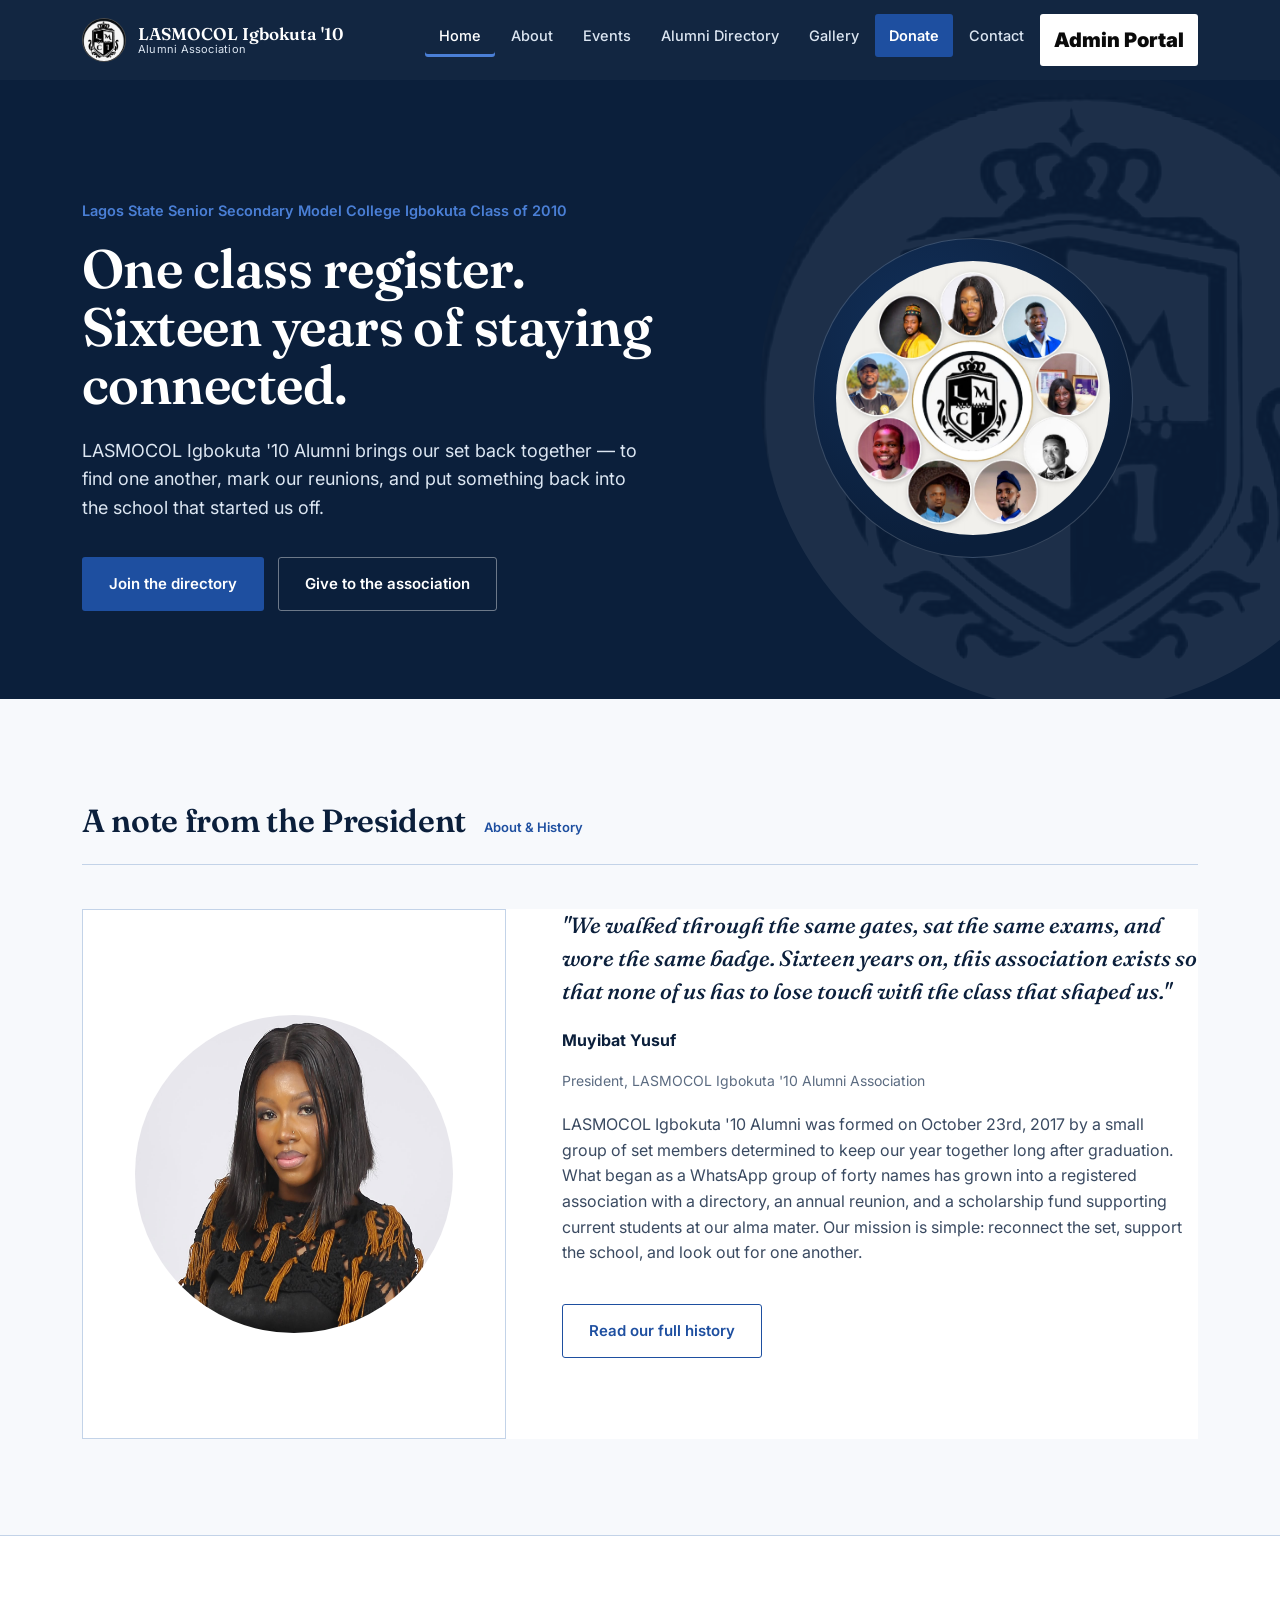
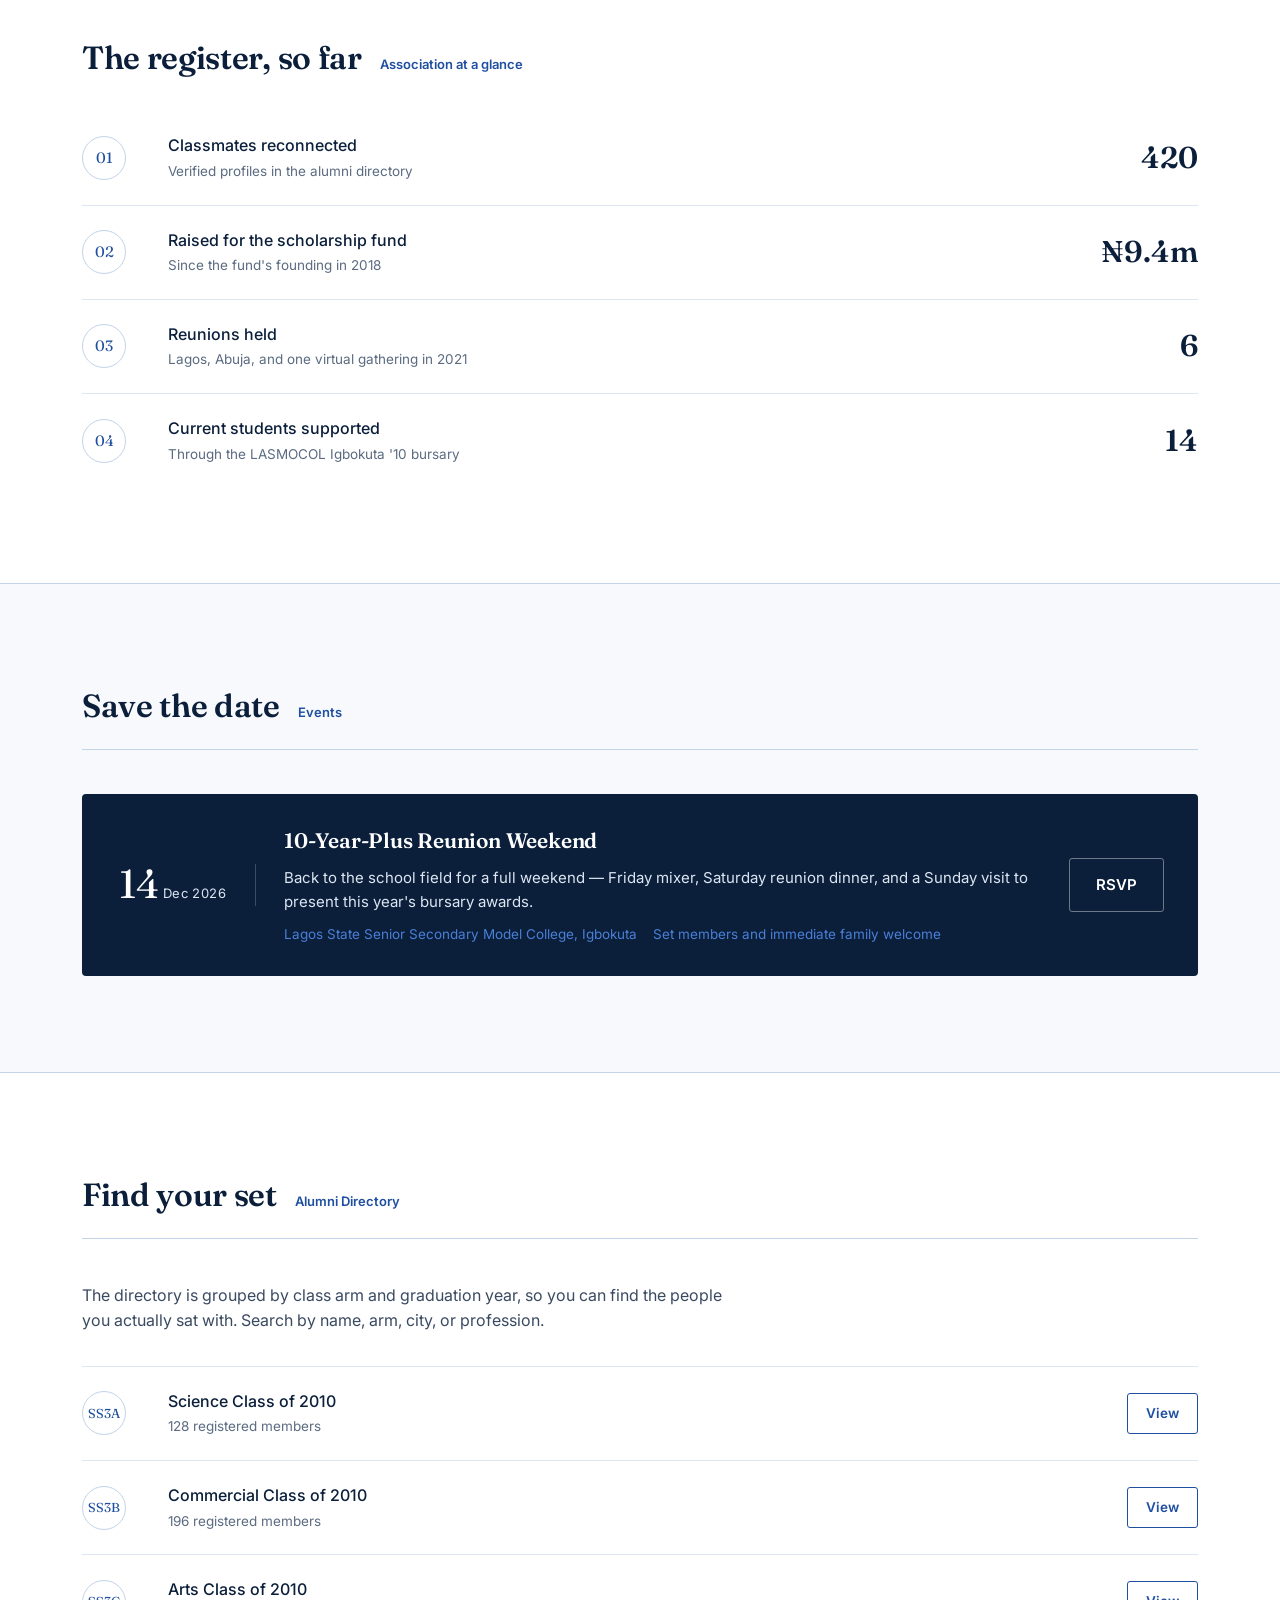
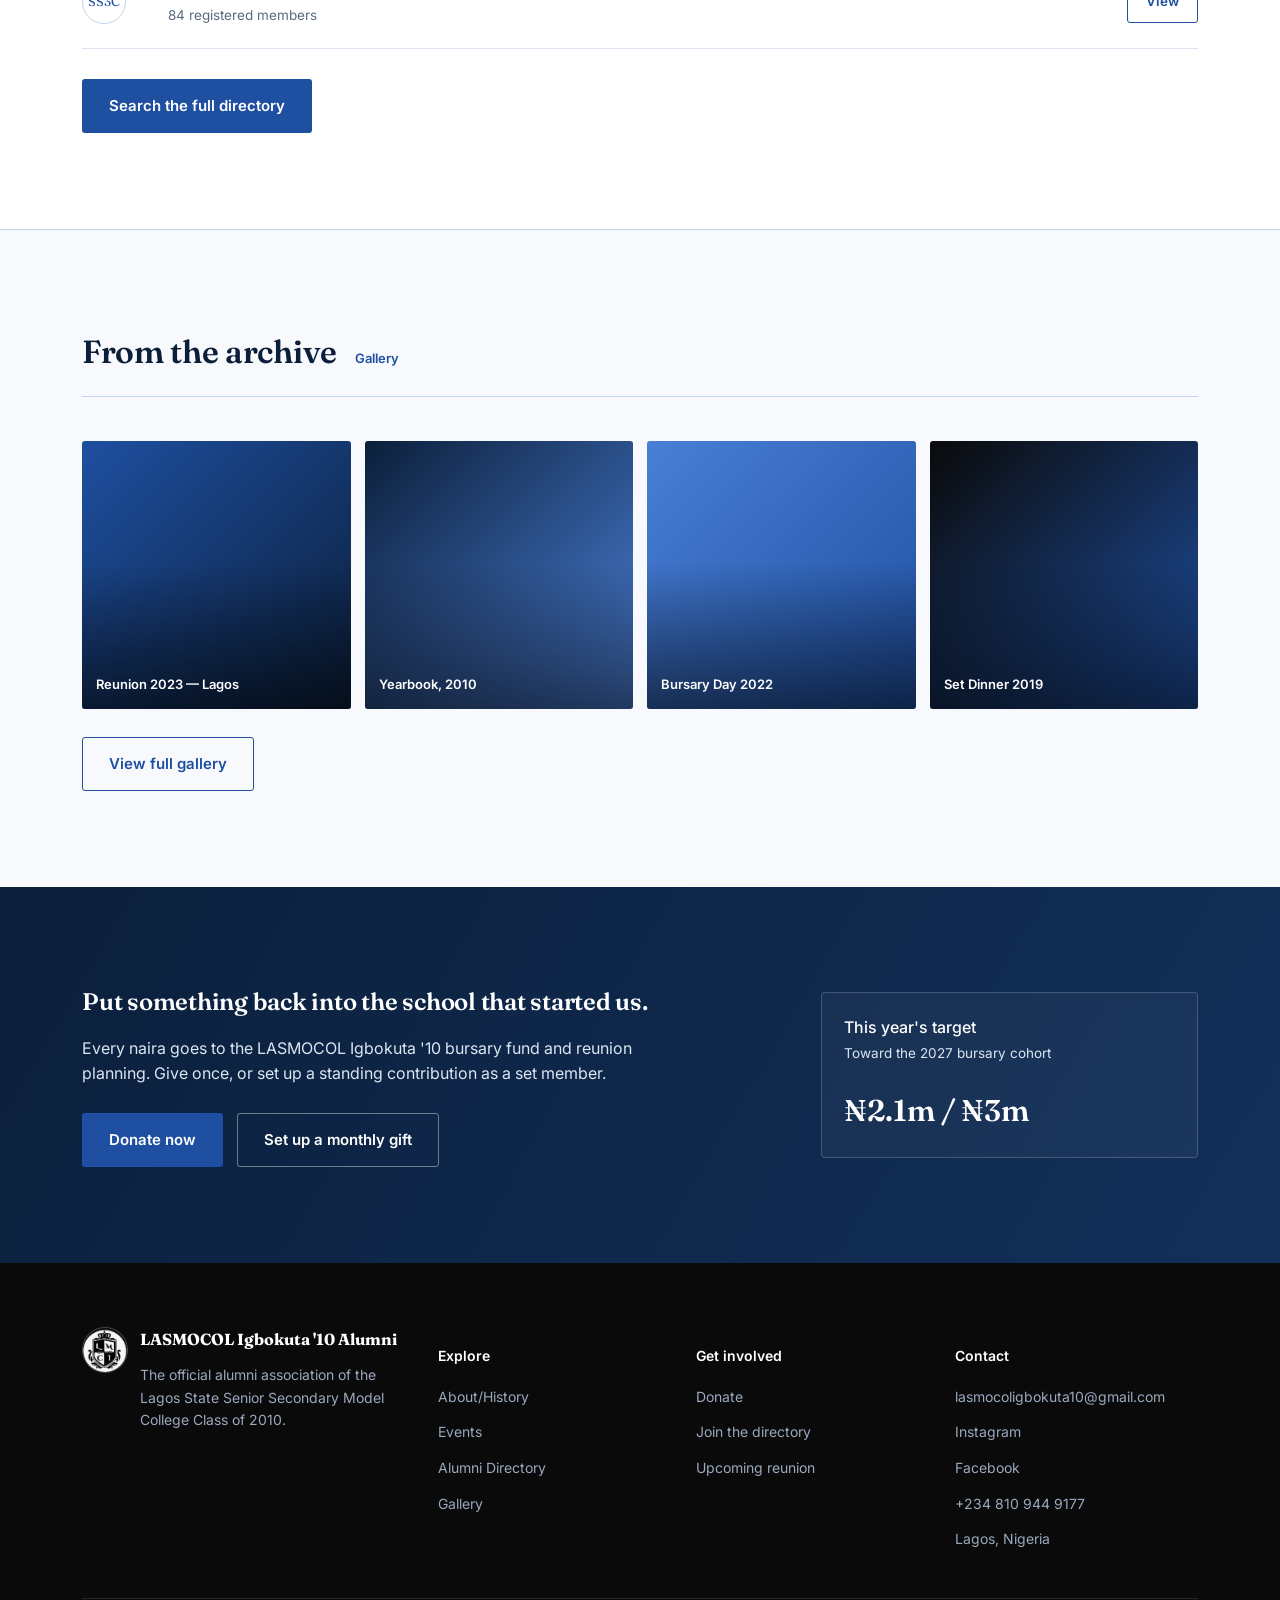
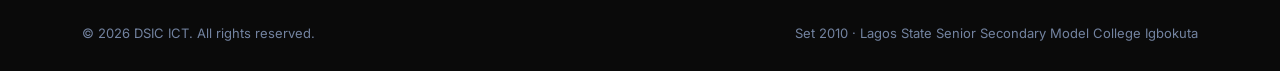
<file: index.html>
<!DOCTYPE html>
<html lang="en">
<head>
<meta charset="UTF-8">
<meta name="viewport" content="width=device-width, initial-scale=1.0">
<title>LASMOCOL '10 Alumni Association</title>
<meta name="description" content="The official home of the Lagos State Senior Secondary Model College Class of 2010 Alumni Association.">
<link rel="preconnect" href="https://fonts.googleapis.com">
<link href="https://fonts.googleapis.com/css2?family=Fraunces:ital,opsz,wght@0,9..144,400;0,9..144,500;0,9..144,600;0,9..144,700;1,9..144,500&family=Inter:wght@400;500;600;700&display=swap" rel="stylesheet">
<link rel="stylesheet" href="styles.css">
</head>
<body>

<a class="skip-link" href="#main">Skip to main content</a>

<header>
  <div class="nav-inner">
    <a class="brand" href="#top" aria-label="LASMOCOL Igbokuta '10 Alumni home">
      <span class="brand-badge"><img src="lasmocol-logo.jpeg" alt="LASMOCOL crest"></span>
      <span class="brand-text">
        <strong>LASMOCOL Igbokuta '10</strong>
        <span>Alumni Association</span>
      </span>
    </a>
    <button class="nav-toggle" id="navToggle" aria-expanded="false" aria-controls="siteNav" aria-label="Toggle menu">&#9776;</button>
    <nav id="siteNav">
      <ul>
        <li><a href="#top">Home</a></li>
        <li><a href="#about">About</a></li>
        <li><a href="#events">Events</a></li>
        <li><a href="#directory">Alumni Directory</a></li>
        <li><a href="#gallery">Gallery</a></li>
        <li><a class="nav-cta" href="#donate">Donate</a></li>
        <li><a href="#contact">Contact</a></li>
        <li><a class="admin-portal" href="backend_portal.html">Admin Portal</a></li>
      </ul>
    </nav>
  </div>
</header>

<main id="main">

  <!-- HERO -->
  <section class="hero" id="top">
    <div class="hero-crest-watermark" aria-hidden="true">
      <img src="lasmocol-logo.jpeg" alt="" style="width:100%;height:100%;object-fit:cover;border-radius:50%;">
    </div>
    <div class="hero-inner">
      <div>
        <p class="hero-eyebrow">Lagos State Senior Secondary Model College Igbokuta Class of 2010</p>
        <h1>One class register.<br>Sixteen years of staying connected.</h1>
        <p class="lead">LASMOCOL Igbokuta '10 Alumni brings our set back together — to find one another, mark our reunions, and put something back into the school that started us off.</p>
        <div class="hero-actions">
          <a class="btn btn-primary" href="#directory">Join the directory</a>
          <a class="btn btn-outline" href="#donate">Give to the association</a>
        </div>
      </div>
      <div class="hero-crest">
        <img src="lasmocol-alumni-logo.jpg" alt="LASMOCOL Igbokuta '10 Alumni crest">
      </div>
    </div>
  </section>

  <!-- ABOUT / WELCOME NOTE -->
  <section id="about">
    <div class="wrap">
      <div class="section-head">
        <h2>A note from the President</h2>
        <span class="tag">About &amp; History</span>
      </div>
      <div class="welcome">
        <div class="welcome-portrait">
          <img class="president-portrait" src="president-image.jpeg" alt="President Muyibat Yusuf">
        </div>
        <div>
          <blockquote>"We walked through the same gates, sat the same exams, and wore the same badge. Sixteen years on, this association exists so that none of us has to lose touch with the class that shaped us."</blockquote>
          <p class="signee">Muyibat Yusuf</p>
          <p class="role">President, LASMOCOL Igbokuta '10 Alumni Association</p>
          <p style="margin-top:20px; color:#3a4a61; max-width:62ch;">
            LASMOCOL Igbokuta '10 Alumni was formed on October 23rd, 2017 by a small group of set members determined to keep our year together long after graduation. What began as a WhatsApp group of forty names has grown into a registered association with a directory, an annual reunion, and a scholarship fund supporting current students at our alma mater. Our mission is simple: reconnect the set, support the school, and look out for one another.
          </p>
          <a class="btn btn-outline-navy" href="#" style="margin-top:22px;">Read our full history</a>
        </div>
      </div>
    </div>
  </section>

  <!-- LEDGER / STATS -->
  <section class="ledger">
    <div class="wrap">
      <div class="section-head" style="margin-bottom:8px; border-bottom:none; padding-bottom:0;">
        <h2>The register, so far</h2>
        <span class="tag">Association at a glance</span>
      </div>
      <div style="margin-top:28px;">
        <div class="ledger-row">
          <span class="ledger-num">01</span>
          <span class="ledger-label">Classmates reconnected<span>Verified profiles in the alumni directory</span></span>
          <span class="ledger-value">420</span>
        </div>
        <div class="ledger-row">
          <span class="ledger-num">02</span>
          <span class="ledger-label">Raised for the scholarship fund<span>Since the fund's founding in 2018</span></span>
          <span class="ledger-value">&#8358;9.4m</span>
        </div>
        <div class="ledger-row">
          <span class="ledger-num">03</span>
          <span class="ledger-label">Reunions held<span>Lagos, Abuja, and one virtual gathering in 2021</span></span>
          <span class="ledger-value">6</span>
        </div>
        <div class="ledger-row">
          <span class="ledger-num">04</span>
          <span class="ledger-label">Current students supported<span>Through the LASMOCOL Igbokuta '10 bursary</span></span>
          <span class="ledger-value">14</span>
        </div>
      </div>
    </div>
  </section>

  <!-- EVENTS -->
  <section id="events">
    <div class="wrap">
      <div class="section-head">
        <h2>Save the date</h2>
        <span class="tag">Events</span>
      </div>
      <div class="event-card">
        <div class="event-date">
          <span class="day">14</span>
          <span class="month">Dec 2026</span>
        </div>
        <div class="event-body">
          <h3>10-Year-Plus Reunion Weekend</h3>
          <p>Back to the school field for a full weekend — Friday mixer, Saturday reunion dinner, and a Sunday visit to present this year's bursary awards.</p>
          <div class="event-meta">
            <span>Lagos State Senior Secondary Model College, Igbokuta</span>
            <span>Set members and immediate family welcome</span>
          </div>
        </div>
        <a class="btn btn-outline" href="#" style="border-color:rgba(255,255,255,0.4);">RSVP</a>
      </div>
    </div>
  </section>

  <!-- ALUMNI DIRECTORY TEASER -->
  <section id="directory" style="background:var(--white); border-top:1px solid var(--mist-line); border-bottom:1px solid var(--mist-line);">
    <div class="wrap">
      <div class="section-head">
        <h2>Find your set</h2>
        <span class="tag">Alumni Directory</span>
      </div>
      <p style="max-width:64ch; color:#3a4a61; margin-bottom:32px;">The directory is grouped by class arm and graduation year, so you can find the people you actually sat with. Search by name, arm, city, or profession.</p>
      <div class="ledger-row" style="border-top:1px solid var(--mist); padding-top:22px;">
        <span class="ledger-num" style="font-size:13px;">SS3A</span>
        <span class="ledger-label">Science Class of 2010<span>128 registered members</span></span>
        <a class="btn btn-outline-navy" href="#" style="padding:9px 18px; font-size:13.5px;">View</a>
      </div>
      <div class="ledger-row">
        <span class="ledger-num" style="font-size:13px;">SS3B</span>
        <span class="ledger-label">Commercial Class of 2010<span>196 registered members</span></span>
        <a class="btn btn-outline-navy" href="#" style="padding:9px 18px; font-size:13.5px;">View</a>
      </div>
      <div class="ledger-row">
        <span class="ledger-num" style="font-size:13px;">SS3C</span>
        <span class="ledger-label">Arts Class of 2010<span>84 registered members</span></span>
        <a class="btn btn-outline-navy" href="#" style="padding:9px 18px; font-size:13.5px;">View</a>
      </div>
      <div style="margin-top:30px;">
        <a class="btn btn-primary" href="#">Search the full directory</a>
      </div>
    </div>
  </section>

  <!-- GALLERY -->
  <section id="gallery">
    <div class="wrap">
      <div class="section-head">
        <h2>From the archive</h2>
        <span class="tag">Gallery</span>
      </div>
      <div class="gallery-grid">
        <div class="gallery-tile g1"><span>Reunion 2023 &mdash; Lagos</span></div>
        <div class="gallery-tile g2"><span>Yearbook, 2010</span></div>
        <div class="gallery-tile g3"><span>Bursary Day 2022</span></div>
        <div class="gallery-tile g4"><span>Set Dinner 2019</span></div>
      </div>
      <div style="margin-top:28px;">
        <a class="btn btn-outline-navy" href="#">View full gallery</a>
      </div>
    </div>
  </section>

  <!-- DONATE -->
  <section class="donate-band" id="donate">
    <div class="wrap donate-inner">
      <div>
        <h2>Put something back into the school that started us.</h2>
        <p>Every naira goes to the LASMOCOL Igbokuta '10 bursary fund and reunion planning. Give once, or set up a standing contribution as a set member.</p>
        <div class="donate-actions" style="margin-top:26px;">
          <a class="btn btn-primary" href="#">Donate now</a>
          <a class="btn btn-outline" href="#">Set up a monthly gift</a>
        </div>
      </div>
      <div class="ledger-row" style="border:1px solid rgba(255,255,255,0.18); border-radius:4px; padding:22px; background:rgba(255,255,255,0.04); grid-template-columns:1fr;">
        <span class="ledger-label" style="color:var(--white);">This year's target<span style="color:var(--mist);">Toward the 2027 bursary cohort</span></span>
        <span class="ledger-value" style="color:var(--white);">&#8358;2.1m / &#8358;3m</span>
      </div>
    </div>
  </section>

</main>

<!-- CONTACT / FOOTER -->
<footer id="contact">
  <div class="wrap">
    <div class="footer-grid">
      <div class="footer-brand">
        <span class="brand-badge"><img src="lasmocol-logo.jpeg" alt="LASMOCOL Igbokuta '10 Alumni crest"></span>
        <div>
          <strong style="color:var(--white); font-family:'Fraunces',serif; font-size:16px;">LASMOCOL Igbokuta '10 Alumni</strong>
          <p>The official alumni association of the Lagos State Senior Secondary Model College Class of 2010.</p>
        </div>
      </div>
      <div>
        <h4>Explore</h4>
        <ul>
          <li><a href="#about">About/History</a></li>
          <li><a href="#events">Events</a></li>
          <li><a href="#directory">Alumni Directory</a></li>
          <li><a href="#gallery">Gallery</a></li>
        </ul>
      </div>
      <div>
        <h4>Get involved</h4>
        <ul>
          <li><a href="#donate">Donate</a></li>
          <li><a href="#directory">Join the directory</a></li>
          <li><a href="#events">Upcoming reunion</a></li>
        </ul>
      </div>
      <div>
        <h4>Contact</h4>
        <ul>
          <li><a href="mailto:lasmocoligbokuta10@gmail.com">lasmocoligbokuta10@gmail.com</a></li>
          <li><a href="https://www.instagram.com/@lasmocoligbokuta10" target="_blank" rel="noopener">Instagram</a></li>
          <li><a href="https://www.facebook.com/lasmocoligbokuta10/" target="_blank" rel="noopener">Facebook</a></li>
          <li><a href="tel:+2348109449449">+234 810 944 9177</a></li>
          <li><a href="#">Lagos, Nigeria</a></li>
        </ul>
      </div>
    </div>
    <div class="footer-bottom">
      <span>&copy; 2026 DSIC ICT. All rights reserved.</span>
      <span>Set 2010 &middot; Lagos State Senior Secondary Model College Igbokuta</span>
    </div>
  </div>
</footer>

<script>
  (function(){
    var toggle = document.getElementById('navToggle');
    var nav = document.getElementById('siteNav');
    toggle.addEventListener('click', function(){
      var isOpen = nav.classList.toggle('open');
      toggle.setAttribute('aria-expanded', isOpen ? 'true' : 'false');
    });
    nav.querySelectorAll('a').forEach(function(link){
      link.addEventListener('click', function(){
        if (window.innerWidth <= 900) {
          nav.classList.remove('open');
          toggle.setAttribute('aria-expanded', 'false');
        }
      });
    });
  })();

  // Highlight the nav link for whichever section is currently in view
  (function(){
    var sections = document.querySelectorAll('main section[id], footer[id]');
    var navLinks = document.querySelectorAll('nav a[href^="#"]');

    var observer = new IntersectionObserver(function(entries){
      entries.forEach(function(entry){
        if (entry.isIntersecting) {
          var id = entry.target.getAttribute('id');
          navLinks.forEach(function(link){
            link.classList.toggle('active', link.getAttribute('href') === '#' + id);
          });
        }
      });
    }, {
      root: null,
      rootMargin: '-40% 0px -55% 0px', // treat the middle band of the screen as "current"
      threshold: 0
    });

    sections.forEach(function(section){ observer.observe(section); });
  })();
</script>

</body>
</html>
</file>
<file: styles.css>
:root{
    --navy:#0B1F3B;
    --blue:#1E4FA0;
    --blue-light:#4A7FD6;
    --ink:#0A0A0A;
    --paper:#F7F9FC;
    --mist:#DCE6F2;
    --mist-line:#C3D3E8;
    --white:#FFFFFF;
    --max:1180px;
  }

  *{box-sizing:border-box;}
  html{scroll-behavior:smooth;}
  body{
    margin:0;
    background:var(--paper);
    color:var(--ink);
    font-family:'Inter', sans-serif;
    line-height:1.6;
    -webkit-font-smoothing:antialiased;
  }
  h1,h2,h3,.serif{
    font-family:'Fraunces', serif;
    color:var(--navy);
    margin:0;
    font-weight:600;
    letter-spacing:-0.01em;
  }
  a{color:inherit;text-decoration:none;}
  img{max-width:100%;display:block;}
  ul{margin:0;padding:0;list-style:none;}
  .wrap{max-width:var(--max);margin:0 auto;padding:0 32px;}
  section{padding:96px 0;}

  a:focus-visible,
  button:focus-visible{
    outline:3px solid var(--blue-light);
    outline-offset:3px;
  }

  @media (prefers-reduced-motion: reduce){
    *{animation-duration:0.001ms !important; animation-iteration-count:1 !important; transition-duration:0.001ms !important; scroll-behavior:auto !important;}
  }

  /* ---------- Header ---------- */
  header{
    position:sticky;
    top:0;
    z-index:100;
    background:rgba(11,31,59,0.97);
    backdrop-filter:saturate(140%) blur(6px);
  }
  .nav-inner{
    max-width:var(--max);
    margin:0 auto;
    padding:14px 32px;
    display:flex;
    align-items:center;
    justify-content:space-between;
    gap:24px;
  }
  .brand{
    display:flex;
    align-items:center;
    gap:12px;
    color:var(--white);
  }
  .brand-badge{
    width:44px;
    height:44px;
    border-radius:50%;
    overflow:hidden;
    background:var(--ink);
    flex:none;
    border:1px solid rgba(255,255,255,0.25);
  }
  .brand-badge img{width:100%;height:100%;object-fit:cover;}
  .brand-text{display:flex;flex-direction:column;line-height:1.15;}
  .brand-text strong{
    font-family:'Fraunces', serif;
    font-size:17px;
    color:var(--white);
    font-weight:600;
  }
  .brand-text span{
    font-size:11px;
    color:var(--mist);
    letter-spacing:0.02em;
  }
  nav ul{display:flex;gap:2px;}
  nav a{
    display:block;
    color:var(--mist);
    font-size:14.5px;
    font-weight:500;
    padding:10px 14px;
    border-radius:3px;
    transition:color 0.15s ease, background 0.15s ease;
  }
  nav a:hover{color:var(--white); background:rgba(255,255,255,0.08);}
  nav a.active{
    color:var(--white);
    box-shadow: inset 0 -3px 0 0 var(--blue-light);
  }
  .nav-cta{
    background:var(--blue);
    color:var(--white) !important;
    font-weight:600;
  }
  .nav-cta:hover{background:var(--blue-light) !important;}
  .nav-toggle{
    display:none;
    background:none;
    border:1px solid rgba(255,255,255,0.3);
    border-radius:4px;
    color:var(--white);
    width:40px;
    height:36px;
    font-size:18px;
    cursor:pointer;
  }
  .admin-portal{
    background-color: var(--white);
    color: var(--ink);
    font-size: 20px;
    font-family:'Inter', sans-serif;
    font-weight: 1000;
    transition:color 0.15s ease, background 0.15s ease;
  }
  .admin-portal:hover{
    background-color: var(--blue);
    color: var(--white);
  }

  @media (max-width:900px){
    nav{
      position:absolute;
      top:100%;
      left:0;
      right:0;
      background:var(--navy);
      border-top:1px solid rgba(255,255,255,0.12);
      display:none;
    }
    nav.open{display:block;}
    nav ul{flex-direction:column;padding:8px 32px 20px;}
    nav a{padding:12px 4px;border-bottom:1px solid rgba(255,255,255,0.08);border-radius:0;}
    .nav-toggle{display:block;}
    .admin-portal{ background-color: var(--white); color: var(--ink); font-size: 14.5px; font-family:'Inter', sans-serif; font-weight: 1000; transition:color 0.15s ease, background 0.15s ease; }
  }
  /* ---------- Hero ---------- */
  .hero{
    position:relative;
    overflow:hidden;
    background:var(--navy);
    color:var(--white);
    padding:0;
  }
  .hero-crest-watermark{
    position:absolute;
    right:-120px;
    top:50%;
    transform:translateY(-50%);
    width:640px;
    height:640px;
    border-radius:50%;
    opacity:0.07;
    filter:grayscale(1) brightness(3);
    pointer-events:none;
  }
  .hero-inner{
    position:relative;
    max-width:var(--max);
    margin:0 auto;
    padding:104px 32px 88px;
    display:grid;
    grid-template-columns:1.15fr 0.85fr;
    gap:56px;
    align-items:center;
  }
  .hero-eyebrow{
    color:var(--blue-light);
    font-size:14.5px;
    font-weight:600;
    margin-bottom:18px;
  }
  .hero h1{
    font-size:clamp(34px, 4.6vw, 54px);
    line-height:1.08;
    color:var(--white);
  }
  .hero p.lead{
    margin-top:22px;
    font-size:18px;
    color:var(--mist);
    max-width:52ch;
  }
  .hero-actions{
    margin-top:34px;
    display:flex;
    gap:14px;
    flex-wrap:wrap;
  }
  .president-portrait{
    width:100%;
    max-width:320px;
    aspect-ratio:5/5;
    border-radius:50%;
    overflow:hidden;
    border:1px solid rgba(255,255,255,0.18);
  }
  .btn{
    display:inline-flex;
    align-items:center;
    gap:8px;
    padding:14px 26px;
    border-radius:3px;
    font-weight:600;
    font-size:15px;
    border:1.5px solid transparent;
    cursor:pointer;
    transition:transform 0.15s ease, background 0.15s ease, border-color 0.15s ease, color 0.15s ease;
  }
  .btn:hover{transform:translateY(-1px);}
  .btn-primary{background:var(--blue); color:var(--white);}
  .btn-primary:hover{background:var(--blue-light);}
  .btn-outline{border-color:rgba(255,255,255,0.4); color:var(--white);}
  .btn-outline:hover{border-color:var(--white); background:rgba(255,255,255,0.08);}
  .btn-outline-navy{border-color:var(--blue); color:var(--blue);}
  .btn-outline-navy:hover{background:var(--blue); color:var(--white);}

  .hero-crest{
    position:relative;
    justify-self:center;
    width:min(320px, 100%);
    aspect-ratio:1;
    border-radius:50%;
    background:radial-gradient(circle at 35% 30%, #12305a, #0B1F3B 70%);
    border:1px solid rgba(255,255,255,0.18);
    display:flex;
    align-items:center;
    justify-content:center;
    padding:22px;
  }
  .hero-crest img{
    width:100%;
    height:100%;
    object-fit:cover;
    border-radius:50%;
  }

  @media (max-width:820px){
    .hero-inner{grid-template-columns:1fr; text-align:left; padding-top:56px;}
    .hero-crest{width:180px; justify-self:start;}
  }

  /* ---------- Section headings ---------- */
  .section-head{
    display:grid;
    grid-template-columns:auto 1fr;
    align-items:baseline;
    gap:18px;
    margin-bottom:44px;
    border-bottom:1px solid var(--mist-line);
    padding-bottom:18px;
  }
  .section-head h2{font-size:clamp(24px,3vw,32px);}
  .section-head .tag{
    font-size:13px;
    color:var(--blue);
    font-weight:600;
    white-space:nowrap;
  }

  /* ---------- Welcome / President's note ---------- */
  .welcome{
    display:grid;
    grid-template-columns:0.4fr 0.6fr;
    gap:56px;
    align-items:start;
    background:var(--white);
  }
  .welcome-portrait{
    background:var(--white);
    aspect-ratio:4/5;
    display:flex;
    align-items:center;
    justify-content:center;
    color:var(--blue);
    font-family:'Fraunces',serif;
    font-size:15px;
    text-align:center;
    padding:24px;
    border:1px solid var(--mist-line);
  }
  .welcome blockquote{
    margin:0 0 20px;
    font-family:'Fraunces', serif;
    font-style:italic;
    font-size:22px;
    line-height:1.5;
    color:var(--navy);
    font-weight:500;
  }
  .welcome .signee{font-weight:700; color:var(--navy);}
  .welcome .role{color:#5b6b81; font-size:14px;}
  @media (max-width:760px){
    .welcome{grid-template-columns:1fr;}
    .welcome-portrait{max-width:220px;}
  }

  /* ---------- Ledger stats ---------- */
  .ledger{background:var(--white); border-top:1px solid var(--mist-line); border-bottom:1px solid var(--mist-line);}
  .ledger-row{
    display:grid;
    grid-template-columns:64px 1fr auto;
    align-items:center;
    gap:22px;
    padding:22px 0;
    border-bottom:1px solid var(--mist);
  }
  .ledger-row:last-child{border-bottom:none;}
  .ledger-num{
    font-family:'Fraunces', serif;
    font-size:15px;
    color:var(--blue);
    border:1px solid var(--mist-line);
    border-radius:50%;
    width:44px;
    height:44px;
    display:flex;
    align-items:center;
    justify-content:center;
  }
  .ledger-label{font-size:16px; color:var(--navy); font-weight:500;}
  .ledger-label span{display:block; font-size:13.5px; color:#5b6b81; font-weight:400; margin-top:2px;}
  .ledger-value{
    font-family:'Fraunces', serif;
    font-size:30px;
    color:var(--navy);
    font-weight:600;
    white-space:nowrap;
  }
  @media (max-width:600px){
    .ledger-row{grid-template-columns:44px 1fr; row-gap:6px;}
    .ledger-value{grid-column:2; font-size:24px;}
  }

  /* ---------- Event teaser ---------- */
  .event-card{
    display:grid;
    grid-template-columns:140px 1fr auto;
    gap:28px;
    align-items:center;
    background:var(--navy);
    color:var(--white);
    border-radius:4px;
    padding:30px 34px;
  }
  .event-date{
    text-align:center;
    border-right:1px solid rgba(255,255,255,0.2);
    padding-right:26px;
  }
  .event-date .day{font-family:'Fraunces',serif; font-size:40px; color:var(--white); line-height:1;}
  .event-date .month{font-size:13px; color:var(--mist); letter-spacing:0.03em; margin-top:4px;}
  .event-body h3{color:var(--white); font-size:21px; margin-bottom:8px;}
  .event-body p{margin:0; color:var(--mist); font-size:15px;}
  .event-meta{font-size:13.5px; color:var(--blue-light); margin-top:10px; display:flex; gap:16px; flex-wrap:wrap;}
  @media (max-width:700px){
    .event-card{grid-template-columns:1fr; text-align:left;}
    .event-date{border-right:none; border-bottom:1px solid rgba(255,255,255,0.2); padding-bottom:16px; text-align:left; display:flex; align-items:baseline; gap:10px;}
  }

  /* ---------- Gallery ---------- */
  .gallery-grid{
    display:grid;
    grid-template-columns:repeat(4,1fr);
    gap:14px;
  }
  .gallery-tile{
    aspect-ratio:1;
    border-radius:3px;
    position:relative;
    overflow:hidden;
    display:flex;
    align-items:flex-end;
    padding:14px;
    color:var(--white);
    font-size:13px;
    font-weight:600;
  }
  .gallery-tile span{position:relative; z-index:1;}
  .gallery-tile::after{
    content:"";
    position:absolute;
    inset:0;
    background:linear-gradient(to top, rgba(0,0,0,0.55), rgba(0,0,0,0) 55%);
  }
  .g1{background:linear-gradient(135deg,#1E4FA0,#0B1F3B);}
  .g2{background:linear-gradient(135deg,#0B1F3B,#4A7FD6);}
  .g3{background:linear-gradient(135deg,#4A7FD6,#1E4FA0);}
  .g4{background:linear-gradient(135deg,#0A0A0A,#1E4FA0);}
  @media (max-width:760px){
    .gallery-grid{grid-template-columns:repeat(2,1fr);}
  }

  /* ---------- Donate band ---------- */
  .donate-band{
    background:linear-gradient(120deg, var(--navy), #12305a);
    color:var(--white);
    text-align:left;
  }
  .donate-inner{
    display:grid;
    grid-template-columns:1.3fr 0.7fr;
    gap:40px;
    align-items:center;
  }
  .donate-band h2{color:var(--white);}
  .donate-band p{color:var(--mist); max-width:56ch; margin-top:14px;}
  .donate-actions{display:flex; gap:14px; flex-wrap:wrap; justify-content:flex-start;}
  @media (max-width:760px){
    .donate-inner{grid-template-columns:1fr;}
  }

  /* ---------- Footer ---------- */
  footer{background:var(--ink); color:var(--mist); padding:64px 0 28px;}
  .footer-grid{
    display:grid;
    grid-template-columns:1.3fr 0.9fr 0.9fr 1fr;
    gap:40px;
    padding-bottom:36px;
    border-bottom:1px solid rgba(255,255,255,0.12);
  }
  .footer-brand{display:flex; gap:12px; align-items:flex-start;}
  .footer-brand .brand-badge{width:46px;height:46px;}
  .footer-brand p{font-size:14px; color:#9AA9BE; margin-top:12px; max-width:32ch;}
  footer h4{color:var(--white); font-size:14px; margin-bottom:16px; font-weight:600;}
  footer ul li{margin-bottom:10px;}
  footer a{color:#9AA9BE; font-size:14px;}
  footer a:hover{color:var(--white);}
  .footer-bottom{
    padding-top:24px;
    display:flex;
    justify-content:space-between;
    flex-wrap:wrap;
    gap:12px;
    font-size:13px;
    color:#7383A0;
  }
  @media (max-width:760px){
    .footer-grid{grid-template-columns:1fr 1fr;}
  }
  @media (max-width:480px){
    .footer-grid{grid-template-columns:1fr;}
  }

  .skip-link{
    position:absolute;
    left:-999px;
    top:0;
    background:var(--blue);
    color:var(--white);
    padding:10px 16px;
    z-index:1000;
  }
  .skip-link:focus{left:10px; top:10px;}
</file>
